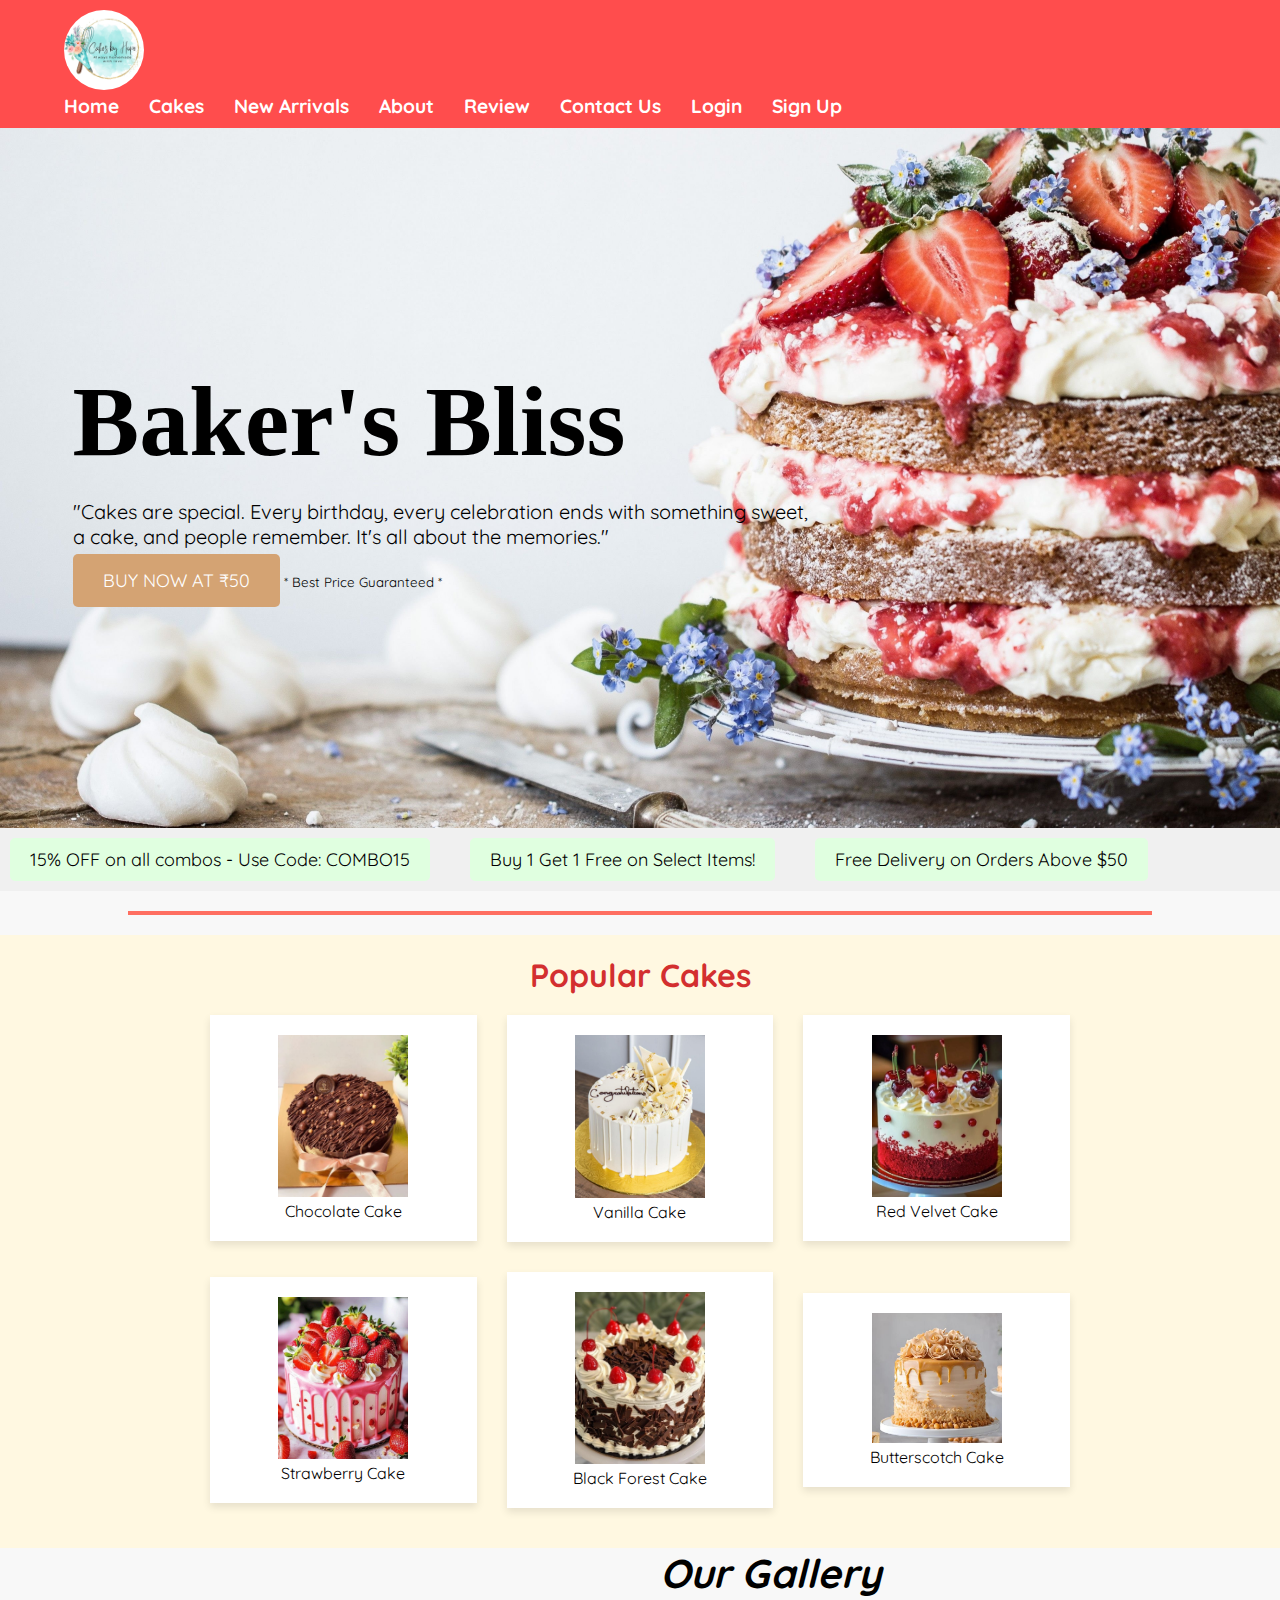
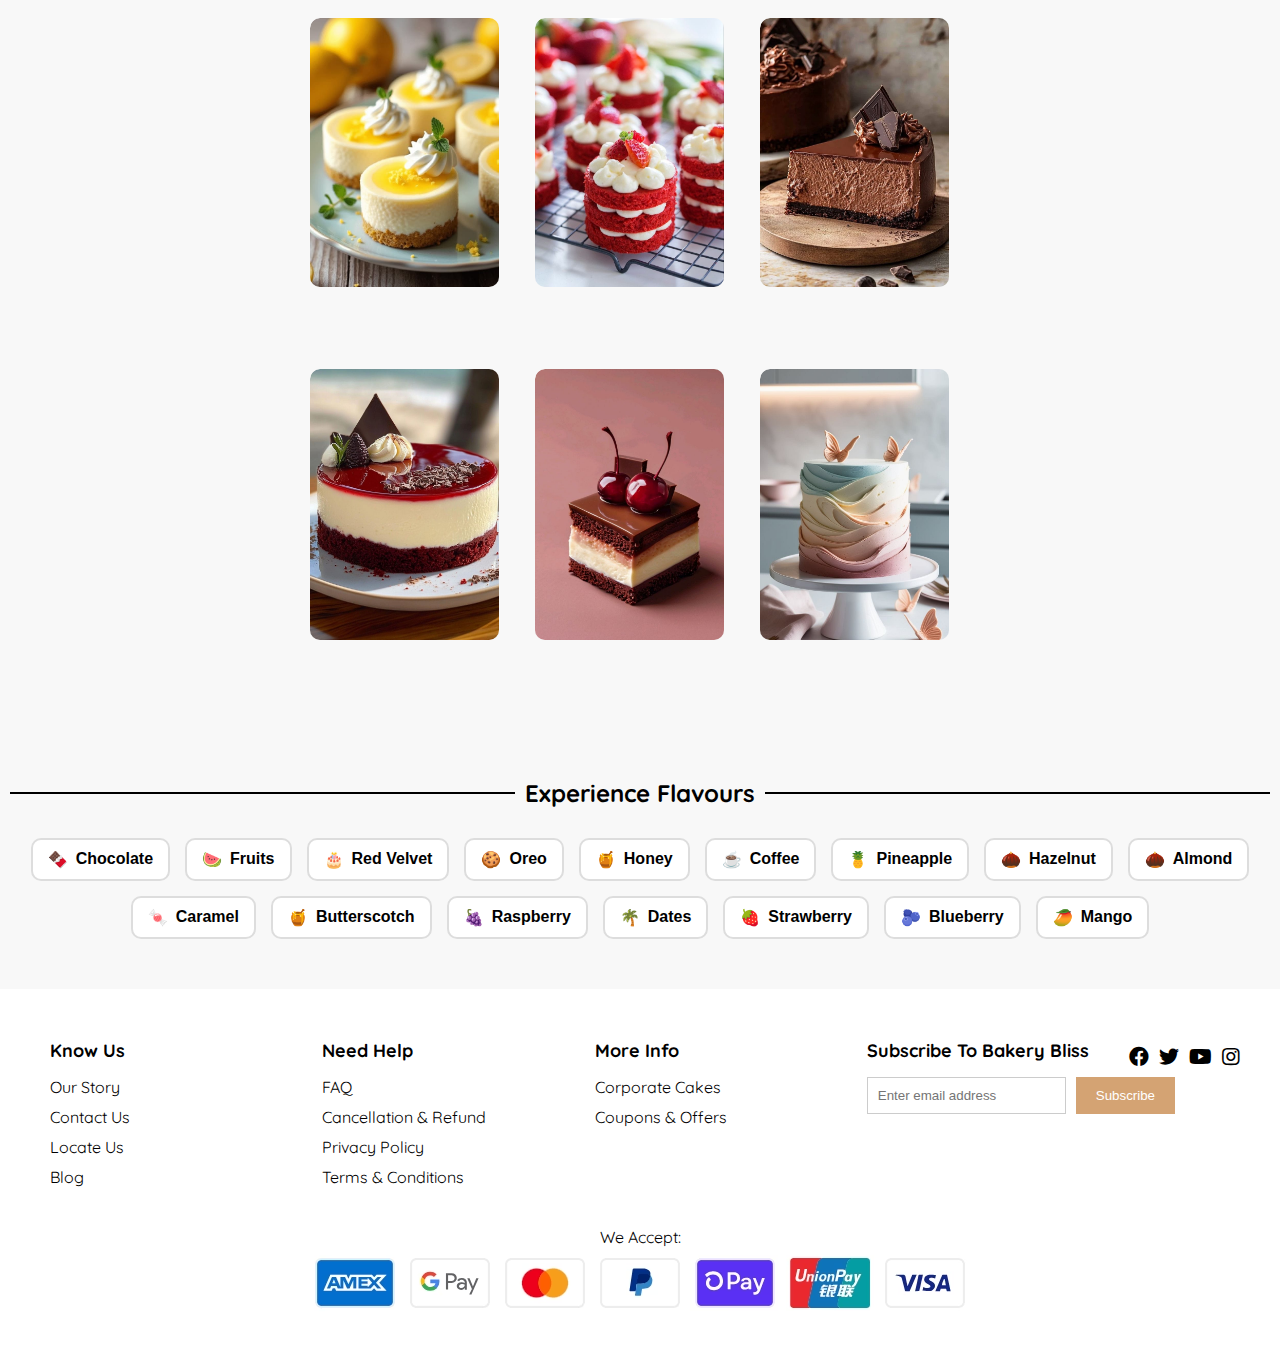
<file: index.html>
<!DOCTYPE html>
<html lang="en">
<head>
    <meta charset="UTF-8">
    <meta name="viewport" content="width=device-width, initial-scale=1.0">
    <title>Bakery Bliss</title>
<link rel="stylesheet" href="https://cdnjs.cloudflare.com/ajax/libs/font-awesome/5.15.4/css/all.min.css">
    
    <link rel="stylesheet" href="index.css">
</head>
<body>
    <header class="header">
        <div class="logo">
            <a href="" class="logo"><img src="logo1.jpeg" /></a>
        </div>
        <nav class="navbar">
            <ul>
                <li><a href="index.html">Home</a></li>
                <li><a href="cakes.html">Cakes</a></li>
                <li><a href="new.html">New Arrivals</a></li>
                <li><a href="About1.html">About</a></li>
                <li><a href="Review.html">Review</a></li>
                <li><a href="c.html">Contact Us</a></li>
                <li><a href="login1.html" class="login">Login</a></li>
                <li><a href="sign Up.html" class="sign Up">Sign Up</a></li>

            </ul>
        </nav>
    </header>
<section class="hero">
        <div class="hero-content">
            <h1>Baker's Bliss</h1>
            <p>"Cakes are special. Every birthday, every celebration ends with something sweet,<br> a cake, and people remember. 
          It's all about the memories."</p>
          <a href="cakes.html" class="buy-btn">BUY NOW AT ₹50</a>
 <small>* Best Price Guaranteed *</small> </div> </section>
        </div>
    </section>
<div class="offers-container">
        <div class="offers" id="offers">
            <span class="offer">15% OFF on all combos - Use Code: COMBO15</span>
            <span class="offer">Buy 1 Get 1 Free on Select Items!</span>
            <span class="offer">Free Delivery on Orders Above $50</span>
        </div>
    </div>
<hr class="separator">


<!-- Popular Cakes Section -->
<section class="popular-cakes">
    <h2>Popular Cakes</h2>
    <div class="cake-container">
        <div class="cake">
            <img src="cake1.jpeg" alt="Chocolate Cake">
            <p>Chocolate Cake</p>
        </div>
        <div class="cake">
            <img src="cake2.jpeg" alt="Vanilla Cake">
            <p>Vanilla Cake</p>
        </div>
        <div class="cake">
            <img src="cake3.jpeg" alt="Red Velvet Cake">
            <p>Red Velvet Cake</p>
        </div>
       <div class="cake">
            <img src="cake4.jpeg" alt="Strawberry Cake">
            <p>Strawberry Cake</p>
        </div>
        <div class="cake">
            <img src="cake5.jpeg" alt="Black Forest Cake">
            <p>Black Forest Cake</p>
        </div>
        <div class="cake">
            <img src="cake6.jpeg" alt="Butterscotch Cake">
            <p>Butterscotch Cake</p>
        </div>
    </div>
</section>
<h2 class="gallery-title"><span> Our Gallery</span></h2>
    <div class="gallery">
        <div class="gallery-item">
            <img src="g.jpeg">
        </div>

        <div class="gallery-item">
            <img src="g1.jpeg">
        </div>

        <div class="gallery-item">
            <img src="g2.jpeg" alt="Cupcakes">
                    </div>

        <div class="gallery-item">
            <img src="g3.jpeg">
        </div>

        <div class="gallery-item">
            <img src="g4.jpeg">
        </div>

        <div class="gallery-item">
            <img src="g5.jpeg">
        </div>
    </div>
<section class="flavours-section">
    <h2><span class="line"></span> Experience Flavours <span class="line"></span></h2>
    <div class="flavours-container">
        <button class="flavour-btn"><span>🍫</span> Chocolate</button>
        <button class="flavour-btn"><span>🍉</span> Fruits</button>
        <button class="flavour-btn"><span>🎂</span> Red Velvet</button>
        <button class="flavour-btn"><span>🍪</span> Oreo</button>
        <button class="flavour-btn"><span>🍯</span> Honey</button>
        <button class="flavour-btn"><span>☕</span> Coffee</button>
        <button class="flavour-btn"><span>🍍</span> Pineapple</button>
        <button class="flavour-btn"><span>🌰</span> Hazelnut</button>
        <button class="flavour-btn"><span>🌰</span> Almond</button>
        <button class="flavour-btn"><span>🍬</span> Caramel</button>
        <button class="flavour-btn"><span>🍯</span> Butterscotch</button>
        <button class="flavour-btn"><span>🍇</span> Raspberry</button>
        <button class="flavour-btn"><span>🌴</span> Dates</button>
        <button class="flavour-btn"><span>🍓</span> Strawberry</button>
        <button class="flavour-btn"><span>🫐</span> Blueberry</button>
        <button class="flavour-btn"><span>🥭</span> Mango</button>
    </div>
</section>
 <footer class="footer">
        <div class="footer-container">
            <div class="footer-column">
                <h3>Know Us</h3>
                <ul>
                    <li><a href="#">Our Story</a></li>
                    <li><a href="#">Contact Us</a></li>
                    <li><a href="#">Locate Us</a></li>
                    <li><a href="#">Blog</a></li>
                </ul>
            </div>
            <div class="footer-column">
                <h3>Need Help</h3>
                <ul>
                    <li><a href="#">FAQ</a></li>
                    <li><a href="#">Cancellation & Refund</a></li>
                    <li><a href="#">Privacy Policy</a></li>
                    <li><a href="#">Terms & Conditions</a></li>
                </ul>
            </div>
            <div class="footer-column">
                <h3>More Info</h3>
                <ul>
                    <li><a href="#">Corporate Cakes</a></li>
                    <li><a href="#">Coupons & Offers</a></li>
                </ul>
            </div>
                      <div class="footer-column">
                <h3>Subscribe To Bakery Bliss</h3>
                <div class="newsletter">
                    <input type="email" placeholder="Enter email address">
                    <button>Subscribe</button>
                </div>
            </div>
        
<div class="social-icons">
                <a href="#"><i class="fab fa-facebook"></i></a>
                <a href="#"><i class="fab fa-twitter"></i></a>
                <a href="#"><i class="fab fa-youtube"></i></a>
                <a href="#"><i class="fab fa-instagram"></i></a>
            </div>
</div>

        <div class="payments">
            <p>We Accept:</p>
            <img src="pay.png" alt="Payment Methods">
        </div>
    </footer>
<script>
    const offersContainer = document.getElementById('offers');
    const offers = [
        "20% Cashback on First Order!",
        "Weekend Special - Extra 10% Off!",
        "Limited Time Deal - Flash Sale!"
    ];

    function addOffers() {
        offers.forEach(text => {
            const span = document.createElement('span');
            span.className = 'offer';
            span.innerText = text;
            offersContainer.appendChild(span);
        });
    }</body>
</html>
</file>
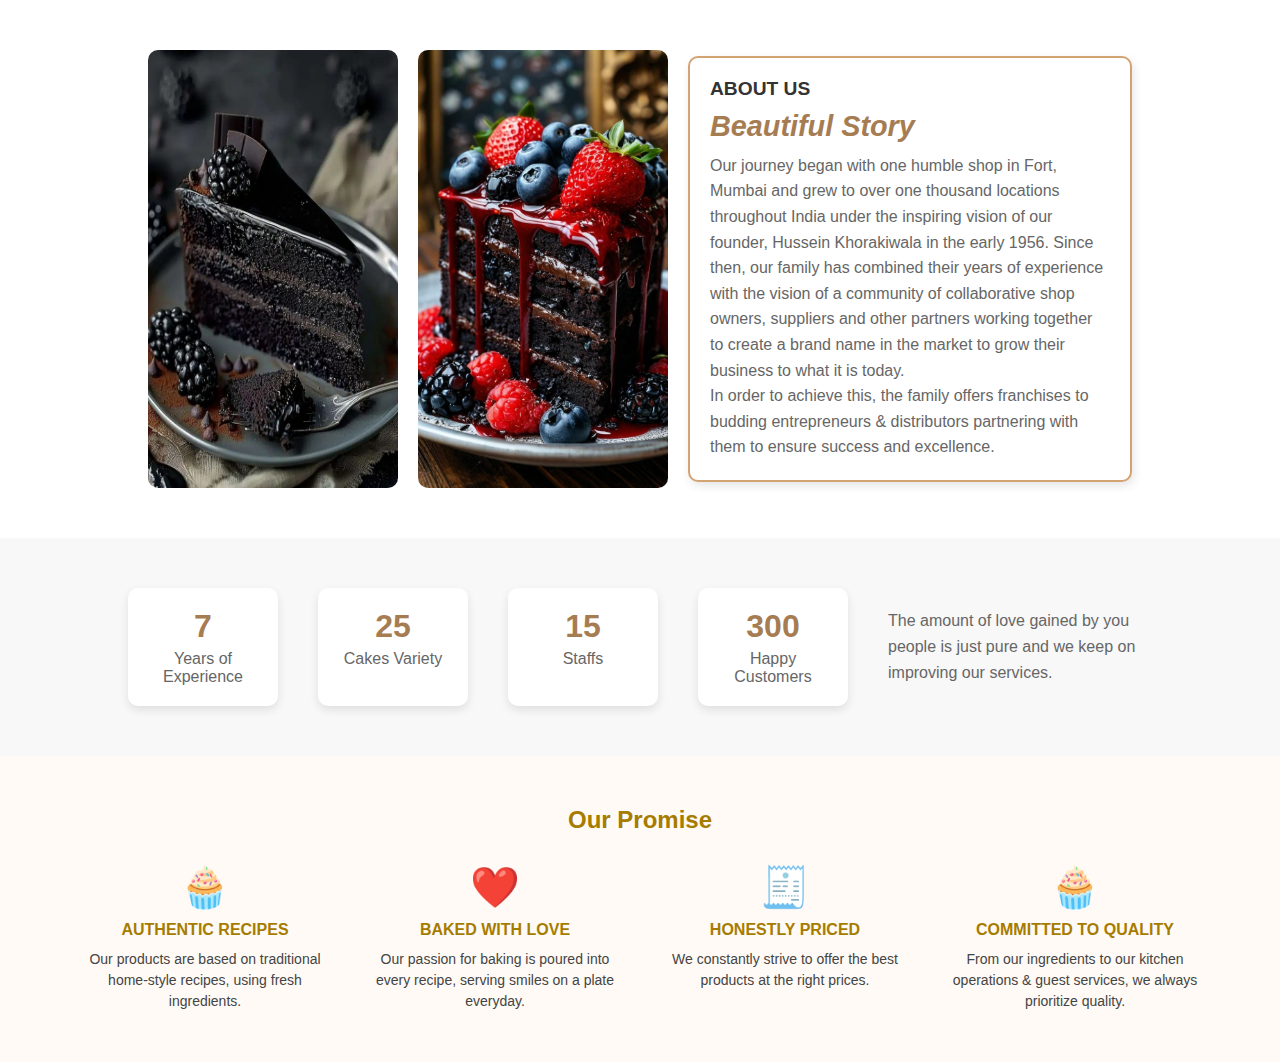
<file: About1.html>
<!DOCTYPE html>
<html lang="en">
<head>
    <meta charset="UTF-8">
    <meta name="viewport" content="width=device-width, initial-scale=1.0">
    <title>About Us</title>
    <link rel="stylesheet" href="about.css">
</head>
<body>
   
    <!-- About Us Section -->
    <section id="about">
        <div class="about-container">
            <div class="about-images">
                <img src="Aimg1.jpeg" alt="Cake Image" class="animated-img">
                <img src="Aimg2.jpeg" alt="Pastry Image" class="animated-img">
            </div>
            <div class="about-content">
                <h3>About Us</h3>
                <h2><i>Beautiful Story</i></h2>
                <p>
                    Our journey began with one humble shop in Fort, Mumbai and grew to over one thousand locations throughout India under the inspiring vision of our founder, Hussein        Khorakiwala in the early 1956. Since then, our family has combined their years of experience with the vision of a community of collaborative shop owners, suppliers and other partners working together to create a brand name in the market to grow their business to what it is today.<br>

In order to achieve this, the family offers franchises to budding entrepreneurs & distributors partnering with them to ensure success and excellence.              
  </p>
            </div>
        </div>
    </section>

    <!-- Stats Section -->
    <section id="stats">
        <div class="stats-wrapper">
            <div class="stats-container">
                <div class="stat">
                    <h2 class="counter" data-target="7">0</h2>
                    <p>Years of Experience</p>
                </div>
                <div class="stat">
                    <h2 class="counter" data-target="50">0</h2>
                    <p>Cakes Variety</p>
                </div>
                <div class="stat">
                    <h2 class="counter" data-target="15">0</h2>
                    <p>Staffs</p>
                </div>
                <div class="stat">
                    <h2 class="counter" data-target="1171">0</h2>
                    <p>Happy Customers</p>
                </div>
            </div>
            <div class="stats-text">
                <p>
                    The amount of love gained by you people is just pure and we keep on improving our services.
                </p>
            </div>
        </div>
    </section>
<section class="promise-section">
    <h2 class="promise-title">Our Promise</h2>
    <div class="promise-container">
        <div class="promise-box">
            <span class="icon">🧁</span>
            <h3>AUTHENTIC RECIPES</h3>
            <p>Our products are based on traditional home-style recipes, using fresh ingredients.</p>
        </div>
        <div class="promise-box">
            <span class="icon">❤️</span>
            <h3>BAKED WITH LOVE</h3>
            <p>Our passion for baking is poured into every recipe, serving smiles on a plate everyday.</p>
        </div>
        <div class="promise-box">
            <span class="icon">🧾</span>
            <h3>HONESTLY PRICED</h3>
            <p>We constantly strive to offer the best products at the right prices.</p>
        </div>
        <div class="promise-box">
            <span class="icon">🧁</span>
            <h3>COMMITTED TO QUALITY</h3>
            <p>From our ingredients to our kitchen operations & guest services, we always prioritize quality.</p>
        </div>
    </div>
</section>


    <script src="script.js"></script>

</body>
</html>
</file>
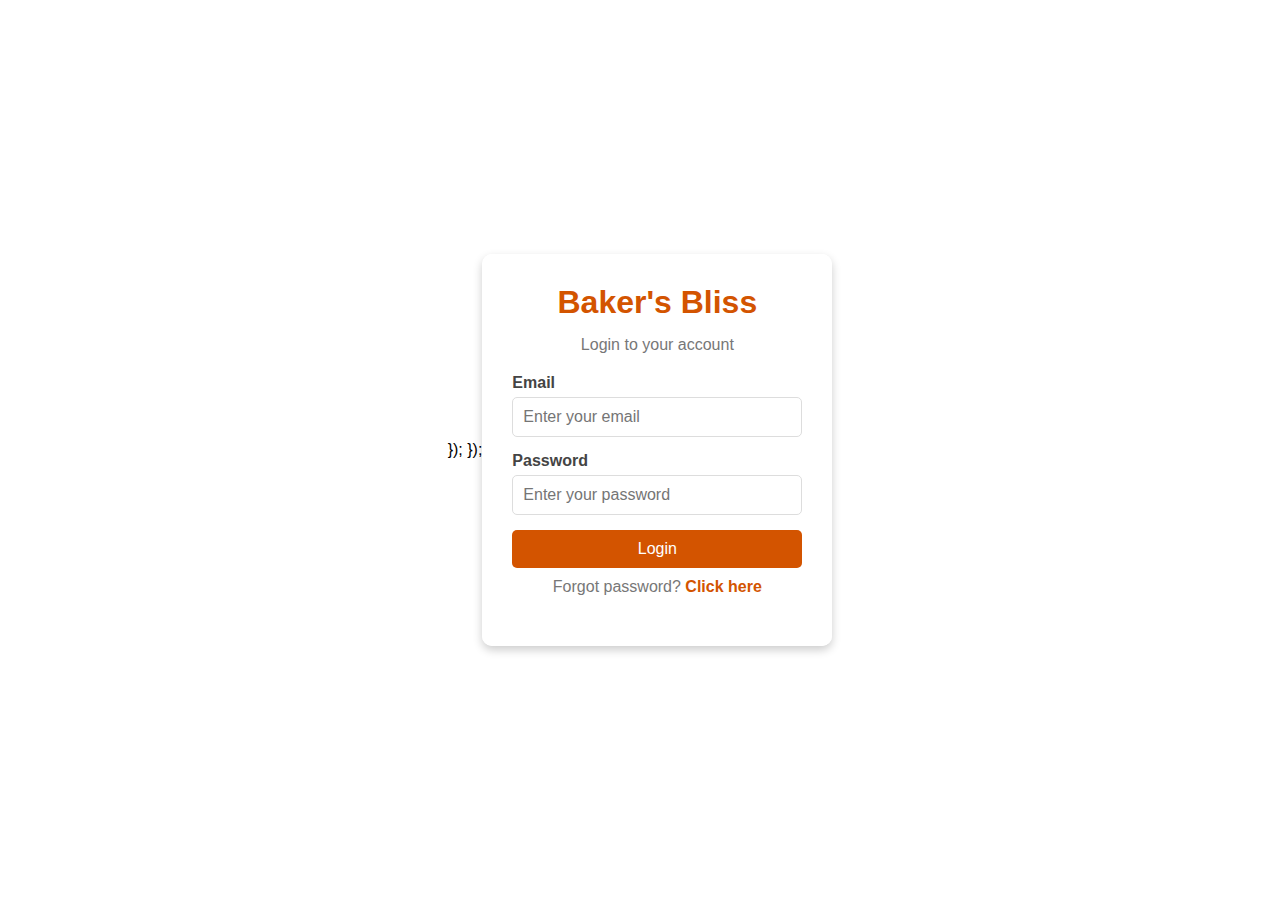
<file: login1.html>
<!DOCTYPE html>
<html lang="en">
<head>
    <meta charset="UTF-8">
    <meta name="viewport" content="width=device-width, initial-scale=1.0">
    <title>Sweet Bakery - Login</title>
    <style>
        * {
            margin: 0;
            padding: 0;
            box-sizing: border-box;
            font-family: 'Poppins', sans-serif;
        }
    body {
            background: url('https://source.unsplash.com/1600x900/?bakery,cake') no-repeat center center/cover;
            display: flex;
            justify-content: center;
            align-items: center;
            height: 100vh;
        }
        
        .login-container {
            background: rgba(255, 255, 255, 0.9);
            padding: 30px;
            border-radius: 10px;
           box-shadow: 0px 4px 10px rgba(0, 0, 0, 0.2);
            text-align: center;
            width: 350px;
           
        }

        .login-container h2 {
            color: #d35400;
            font-size: 2rem;
            margin-bottom: 15px;
        }

        .login-container p {
            color: #777;
            font-size: 1rem;
            margin-bottom: 20px;
        }

        .input-group {
            margin-bottom: 15px;
            text-align: left;
        }

        .input-group label {
            font-size: 1rem;
            color: #444;
            font-weight: bold;
        }

        .input-group input {
            width: 100%;
            padding: 10px;
            border: 1px solid #ddd;
            border-radius: 5px;
            font-size: 1rem;
            margin-top: 5px;
        }

        .login-btn {
            background: #d35400;
            color: white;
            border: none;
            width: 100%;
            padding: 10px;
            border-radius: 5px;
            font-size: 1rem;
            cursor: pointer;
            transition: background 0.3s ease-in-out;
        }

        .login-btn:hover {
            background: #e67e22;
        }

        .forgot-password {
            margin-top: 10px;
            font-size: 0.9rem;
        }

        .forgot-password a {
            color: #d35400;
            text-decoration: none;
            font-weight: bold;
        }

        .forgot-password a:hover {
            text-decoration: underline;
        }
    </style>
</head>
<script>
    document.addEventListener("DOMContentLoaded", function () {
        const form = document.querySelector("form");

        form.addEventListener("submit", function (event) {
            event.preventDefault(); // Prevent default form submission

            const email = document.getElementById("email").value.trim();
            const password = document.getElementById("password").value.trim();

            // Email validation
            const emailPattern = /^[a-zA-Z0-9._%+-]+@[a-zA-Z0-9.-]+\.[a-zA-Z]{2,}$/;
            if (!emailPattern.test(email)) {
                alert("Please enter a valid email address.");
                return;
            }

            // Password validation (minimum 6 characters)
            if (password.length < 6) {
                alert("Password must be at least 6 characters long.");
                return;
            }

            // Simulate login (Replace with actual authentication logic)
            alert("Login successful!"); 
            form.reset(); // Clear form after successful login
           window.location.href = "index.html";</script> 
        });
    });
 </script> 

<body>

    <div class="login-container">
        <h2>Baker's Bliss</h2>
        <p>Login to your account</p>
        <form>
            <div class="input-group">
                <label for="email">Email</label>
                <input type="email" id="email" placeholder="Enter your email" required>
            </div>
            <div class="input-group">
                <label for="password">Password</label>
                <input type="password" id="password" placeholder="Enter your password" required>
            </div>
            <button type="submit" class="login-btn">Login</button>
            <p class="forgot-password">Forgot password? <a href="#">Click here</a></p>
        </form>
    </div>
</body>
</html>
</file>
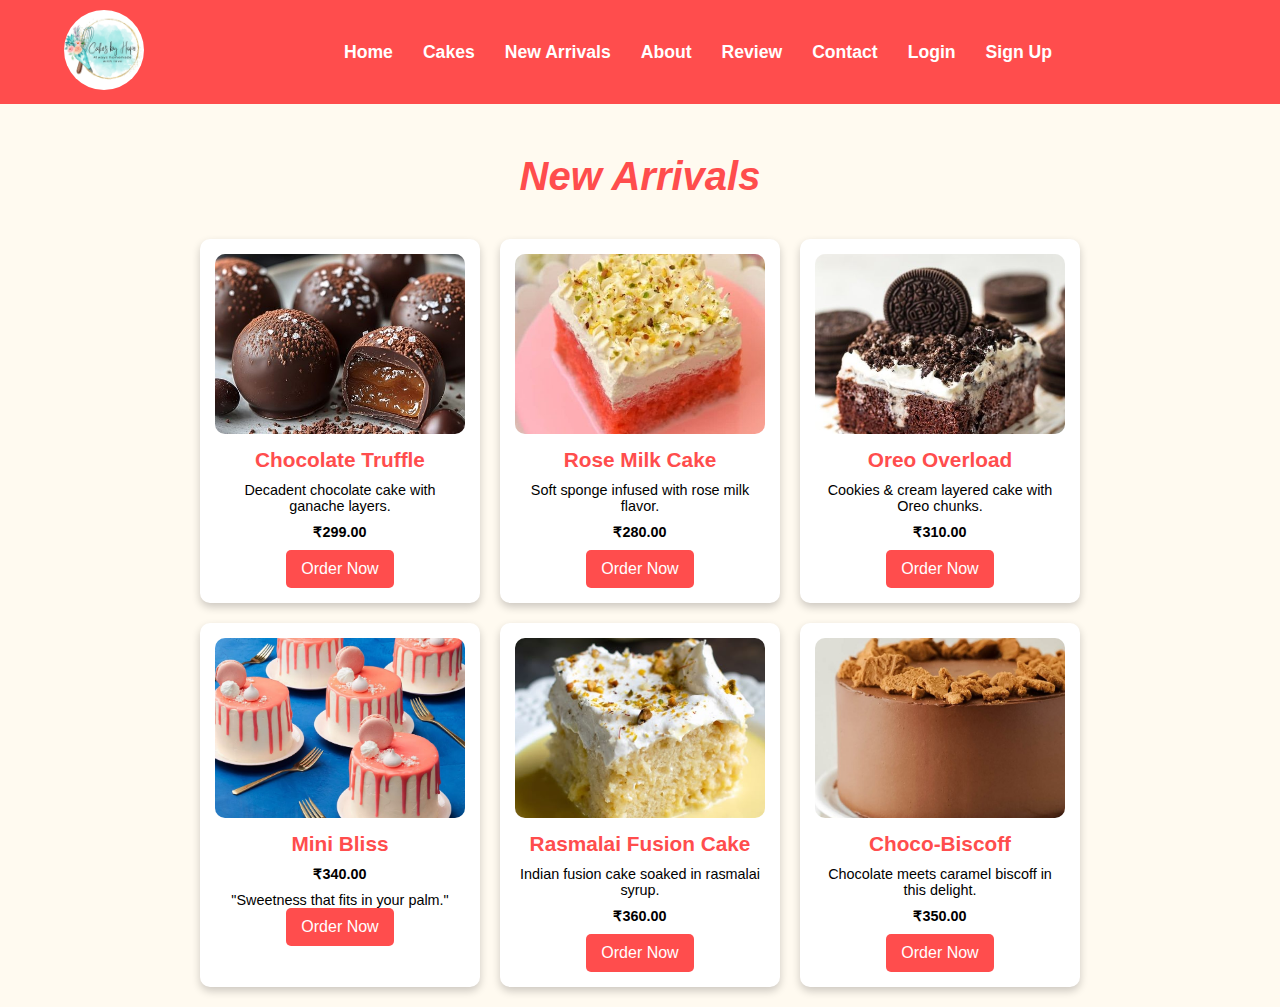
<file: new.html>
<!DOCTYPE html>
<html lang="en">
<head>
  <meta charset="UTF-8" />
  <meta name="viewport" content="width=device-width, initial-scale=1.0"/>
  <title>New Arrivals - Cake Bake</title>
  <style>
    * {
      margin: 0;
      padding: 0;
      box-sizing: border-box;
      font-family: 'Poppins', sans-serif;
    }

    body {
      background-color: #fffaf0;
      text-align: center;
    }

    .header {
      background-color: #ff4d4d;
      display: flex;
      align-items: center;
      padding: 10px 5%;
    }

    .logo img {
      width: 80px;
      border-radius: 50%;
      margin-right: 200px;
    }

    .navbar ul {
      list-style: none;
      display: flex;
      gap: 30px;
    }

    .navbar ul li {
      display: inline;
    }

    .navbar ul li a {
      text-decoration: none;
      color: white;
      font-size: 1.1rem;
      font-weight: bold;
      transition: 0.3s;
    }

    .navbar ul li a:hover {
      color: #ffd700;
    }
@media (max-width: 768px) {
        .navbar ul {
        flex-direction: column; /* Stack navbar items vertically */
        align-items: center; /* Center items */
    }

    .logo img {
        margin-right: 0; /* Remove margin for smaller screens */
    }
}

@media (max-width: 480px) {
    .cake-container {
        grid-template-columns: repeat(1, 1fr); /* 1 cake per row for mobile */
    }

    .navbar ul {
        gap: 10px; /* Reduce gap for smaller screens */
    }

    .navbar ul li a {
        font-size: 1rem; /* Smaller font size for mobile */
    }

  }


    .menu-title {
      margin: 50px 0 20px;
      font-size: 2.5rem;
      color: #333;
    }

    .menu-title span {
      color: #ff4d4d;
      font-style: italic;
    }

    .menu-container {
      display: flex;
      flex-wrap: wrap;
      justify-content: center;
      gap: 20px;
      padding: 20px;
      max-width: 1200px;
      margin: auto;
    }

    .menu-item {
      background: white;
      border-radius: 10px;
      box-shadow: 0 4px 8px rgba(0, 0, 0, 0.2);
      width: 280px;
      padding: 15px;
      transition: transform 0.3s;
    }

    .menu-item:hover {
      transform: translateY(-5px);
    }

    .menu-item img {
      width: 100%;
      height: 180px;
      object-fit: cover;
      border-radius: 10px;
    }

    .menu-item h3 {
      color: #ff4d4d;
      font-size: 1.3rem;
      margin: 10px 0;
    }

    .menu-item p {
      font-size: 0.9rem;
      color: black;
    }

    .price {
      font-weight: bold;
      margin: 10px 0;
      color: #333;
    }

    .order-btn {
      background-color: #ff4d4d;
      color: white;
      padding: 10px 15px;
      border: none;
      border-radius: 5px;
      font-size: 1rem;
      cursor: pointer;
    }

    .order-btn:hover {
      background-color: #e65c00;
    }
/* ===== ORDER MODAL STYLING ===== */
        .order-modal {
            position: fixed;
            top: 0;
            left: 0;
            width: 100%;
            height: 100%;
            background: rgba(255, 245, 245, 0.8);
            backdrop-filter: blur(5px);
            display: none;
            align-items: center;
            justify-content: center;
            z-index: 999;
            animation: fadeIn 0.4s ease-in-out;
            overflow-y: auto;
        }

        .order-content {
            background: #fff0f5;
            padding: 30px;
            border-radius: 20px;
            width: 90%;
            max-width: 500px;
            box-shadow: 0 8px 20px rgba(0, 0, 0, 0.2);
            position: relative;
            animation: slideUp 0.4s ease-in-out;
            margin: 40px 0;
        }

        .order-content h2 {
            color: #d94c63;
            margin-bottom: 20px;
            font-size: 1.8rem;
        }

        .order-form {
            display: flex;
            flex-direction: column;
            gap: 12px;
        }

        .order-form label {
            font-weight: 600;
            color: #444;
        }

        .order-form input,
        .order-form select,
        .order-form textarea {
            padding: 10px;
            border-radius: 8px;
            border: 1px solid #ccc;
            font-size: 1rem;
            background: #fff;
            outline: none;
            transition: 0.3s;
        }

        .order-form input:focus,
        .order-form textarea:focus,
        .order-form select:focus {
            border-color: #ff4d4d;
            box-shadow: 0 0 5px #ff4d4d66;
        }

        .order-form button {
            background: #ff4d4d;
            color: white;
            border: none;
            padding: 12px;
            border-radius: 10px;
            font-size: 1rem;
            cursor: pointer;
            margin-top: 10px;
            transition: background 0.3s;
        }

        .order-form button:hover {
            background: #e03e3e;
        }

        .close-btn {
            position: absolute;
            top: 20px;
            right: 20px;
            font-size: 28px;
            color: #666;
            cursor: pointer;
        }

        /* Disable body scroll when modal is open */
        body.modal-open {
            overflow: hidden;
        }

        /* Animations */
        @keyframes slideUp {
            from { transform: translateY(40px); opacity: 0; }
            to { transform: translateY(0); opacity: 1; }
        }

        @keyframes fadeIn {
            from { opacity: 0; }
            to { opacity: 1; }
        }
        
        /* Order Success Notification */
        .notification {
            position: fixed;
            top: 20px;
            right: 20px;
            background-color: #4CAF50;
            color: white;
            padding: 16px;
            border-radius: 8px;
            box-shadow: 0 4px 8px rgba(0,0,0,0.2);
            z-index: 1000;
            display: none;
            animation: slideInRight 0.4s ease-out;
        }
        
        @keyframes slideInRight {
            from {
                transform: translateX(100%);
                opacity: 0;
            }
            to {
                transform: translateX(0);
                opacity: 1;
            }
        }
        
        .error-message {
            color: #e03e3e;
            font-size: 0.85rem;
            display: none;
        }

  </style>
</head>
<body>

  <!-- Header Section -->
  <header class="header">
    <div class="logo">
      <a href="cake2.html"><img src="logo1.jpeg" alt="Logo"></a>
    </div>
    <nav class="navbar">
      <ul>
        <li><a href="index.html">Home</a></li>
        <li><a href="cakes.html">Cakes</a></li>
        <li><a href="new.html">New Arrivals</a></li>
        <li><a href="About1.html">About</a></li>
        <li><a href="Review.html">Review</a></li>
        <li><a href="c.html">Contact</a></li>
        <li><a href="login1.html">Login</a></li>
        <li><a href="sign Up.html">Sign Up</a></li>
      </ul>
    </nav>
  </header>

  <!-- New Arrivals Section -->
  <h2 class="menu-title"><span>New Arrivals</span></h2>

  <div class="menu-container">
    <div class="menu-item">
      <img src="ct.jpg" alt="Chocolate Truffle">
      <h3>Chocolate Truffle</h3>
      <p>Decadent chocolate cake with ganache layers.</p>
      <p class="price">₹299.00</p>
      <button class="order-btn">Order Now</button>
    </div>

    <div class="menu-item">
      <img src="rm.jpg" alt="Rose Milk Cake">
      <h3>Rose Milk Cake</h3>
      <p>Soft sponge infused with rose milk flavor.</p>
      <p class="price">₹280.00</p>
      <button class="order-btn">Order Now</button>
    </div>

    <div class="menu-item">
      <img src="o.jpg" alt="Oreo Overload">
      <h3>Oreo Overload</h3>
      <p>Cookies & cream layered cake with Oreo chunks.</p>
      <p class="price">₹310.00</p>
      <button class="order-btn">Order Now</button>
    </div>
<div class="menu-item">
  <img src="Mini.jpg" alt="Amber Mini Bliss">
  <h3> Mini Bliss</h3>
  <p class="price">₹340.00</p>
  <p class="mini-quote">"Sweetness that fits in your palm."</p>
  <button class="order-btn">Order Now</button>
</div>


        <div class="menu-item">
      <img src="Ras.jpg" alt="Rasmalai Cake">
      <h3>Rasmalai Fusion Cake</h3>
      <p>Indian fusion cake soaked in rasmalai syrup.</p>
      <p class="price">₹360.00</p>
      <button class="order-btn">Order Now</button>
    </div>

    <div class="menu-item">
      <img src="cb.jpg" alt="Chocolate Biscoff Cake">
      <h3>Choco-Biscoff</h3>
      <p>Chocolate meets caramel biscoff in this delight.</p>
      <p class="price">₹350.00</p>
      <button class="order-btn">Order Now</button>
    </div>
  </div>
<!-- Order Modal -->
    <div class="order-modal" id="orderModal">
        <div class="order-content">
            <span class="close-btn" onclick="closeModal()">&times;</span>
            <h2>Place Your Order</h2>
            
            <form class="order-form" id="orderForm">
                <input type="hidden" id="selectedCake" value="">
                
                <label for="weight">Select Quantity:</label>
                <select id="weight" required>
                    <option value="">Choose...</option>
                    <option value="0.5kg">1/2 Kg</option>
                    <option value="1kg">1 Kg</option>
                    <option value="2kg">2 Kg</option>
                </select>
                <div class="error-message" id="weightError">Please select a quantity</div>

                <label for="toppings">Toppings:</label>
                <select id="toppings">
                    <option value="">Choose...</option>
                    <option value="Choco chips">Choco Chips</option>
                    <option value="Fruits">Fruits</option>
                    <option value="Sprinkles">Sprinkles</option>
                    <option value="Nuts">Nuts</option>
                    <option value="No Toppings">No Toppings</option>
                </select>
                <div class="error-message" id="toppingsError">Please select a topping option</div>

                <label for="message">Message on Cake:</label>
                <input type="text" id="message" placeholder="e.g. Happy Birthday!" />

                <label for="specifications">Any Specifications:</label>
                <textarea id="specifications" rows="2" placeholder="Tell us your preferences..."></textarea>

                <label for="name">Customer Name:</label>
                <input type="text" id="name" required placeholder="Your Name" />
                <div class="error-message" id="nameError">Please enter your name</div>

                <label for="phone">Phone Number:</label>
                <input type="tel" id="phone" required placeholder="10-digit Mobile Number" />
                <div class="error-message" id="phoneError">Please enter a valid 10-digit phone number</div>

                <label for="address">Delivery Address:</label>
                <textarea id="address" rows="3" required placeholder="Enter full address..."></textarea>
                <div class="error-message" id="addressError">Please enter your delivery address</div>

                <button type="submit">Confirm Order</button>
            </form>
        </div>
    </div>

    <!-- Order Success Notification -->
    <div class="notification" id="orderNotification">
        Your order has been placed successfully! We'll contact you shortly to confirm the details.
    </div>

    <script>
        const modal = document.getElementById("orderModal");
        const orderBtns = document.querySelectorAll(".order-btn");
        const orderForm = document.getElementById("orderForm");
        const notification = document.getElementById("orderNotification");
        const selectedCakeInput = document.getElementById("selectedCake");

        // Open modal and pass cake name
        orderBtns.forEach(btn => {
            btn.addEventListener("click", () => {
                // Get the cake name from data attribute
                const cakeName = btn.getAttribute("data-cake");
                selectedCakeInput.value = cakeName;
                
                // Show modal and prevent body scrolling
                modal.style.display = "flex";
                document.body.classList.add("modal-open");
            });
        });

        // Close modal
        function closeModal() {
            modal.style.display = "none";
            document.body.classList.remove("modal-open");
            // Reset form
            orderForm.reset();
            // Hide all error messages
            document.querySelectorAll(".error-message").forEach(el => {
                el.style.display = "none";
            });
        }

        // Close modal when clicking outside
        window.onclick = function(e) {
            if (e.target === modal) {
                closeModal();
            }
        };

        // Form validation and submission
        orderForm.addEventListener("submit", function(e) {
            e.preventDefault();
            
            // Get form fields
            const weight = document.getElementById("weight").value;
            const toppings = document.getElementById("toppings").value;
            const name = document.getElementById("name").value;
            const phone = document.getElementById("phone").value;
            const address = document.getElementById("address").value;
            
            // Reset error messages
            document.querySelectorAll(".error-message").forEach(el => {
                el.style.display = "none";
            });
            
            // Validate form
            let isValid = true;
            
            if (!weight) {
                document.getElementById("weightError").style.display = "block";
                isValid = false;
            }
            
            if (!toppings) {
                document.getElementById("toppingsError").style.display = "block";
                isValid = false;
            }
            
            if (!name) {
                document.getElementById("nameError").style.display = "block";
                isValid = false;
            }
            
            if (!phone || !/^\d{10}$/.test(phone)) {
                document.getElementById("phoneError").style.display = "block";
                isValid = false;
            }
            
            if (!address) {
                document.getElementById("addressError").style.display = "block";
                isValid = false;
            }
            
            // If form is valid, submit and show notification
            if (isValid) {
                // Here you would typically send the data to a server
                // For now, we'll just close the modal and show success message
                
                // Close modal
                closeModal();
                
                // Show notification
                notification.style.display = "block";
                
                // Hide notification after 5 seconds
                setTimeout(() => {
                    notification.style.display = "none";
                }, 5000);
            }
        });
    </script>


</body>
</html>
</file>
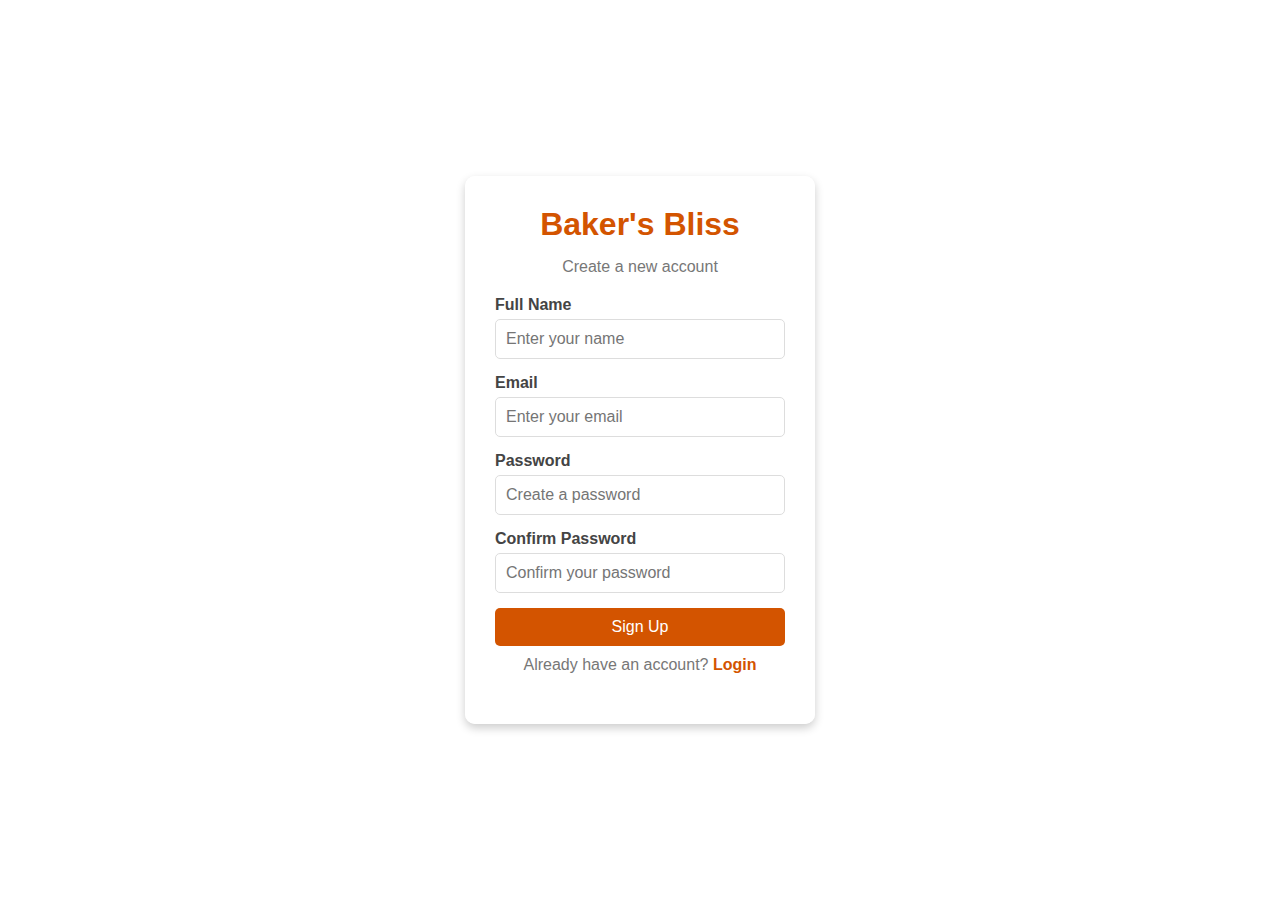
<file: sign Up.html>
<!DOCTYPE html>
<html lang="en">
<head>
    <meta charset="UTF-8">
    <meta name="viewport" content="width=device-width, initial-scale=1.0">
    <title>Bakery - Sign Up</title>
    <style>
        * {
            margin: 0;
            padding: 0;
            box-sizing: border-box;
            font-family: 'Poppins', sans-serif;
        }

        body {
            background: url('https://source.unsplash.com/1600x900/?bakery,cake') no-repeat center center/cover;
            display: flex;
            justify-content: center;
            align-items: center;
            height: 100vh;
        }

        .container {
            background: rgba(255, 255, 255, 0.9);
            padding: 30px;
            border-radius: 10px;
            box-shadow: 0px 4px 10px rgba(0, 0, 0, 0.2);
            text-align: center;
            width: 350px;
        }

        .container h2 {
            color: #d35400;
            font-size: 2rem;
            margin-bottom: 15px;
        }

        .container p {
            color: #777;
            font-size: 1rem;
            margin-bottom: 20px;
        }

        .input-group {
            margin-bottom: 15px;
            text-align: left;
        }

        .input-group label {
            font-size: 1rem;
            color: #444;
            font-weight: bold;
        }

        .input-group input,
        .input-group textarea {
            width: 100%;
            padding: 10px;
            border: 1px solid #ddd;
            border-radius: 5px;
            font-size: 1rem;
            margin-top: 5px;
        }

        .input-group textarea {
            resize: none;
            height: 60px;
        }

        .btn {
            background: #d35400;
            color: white;
            border: none;
            width: 100%;
            padding: 10px;
            border-radius: 5px;
            font-size: 1rem;
            cursor: pointer;
            transition: background 0.3s ease-in-out;
        }

        .btn:hover {
            background: #e67e22;
        }

        .toggle-link {
            margin-top: 10px;
            font-size: 0.9rem;
        }

        .toggle-link a {
            color: #d35400;
            text-decoration: none;
            font-weight: bold;
        }

        .toggle-link a:hover {
            text-decoration: underline;
        }
    </style>
<script>
    document.addEventListener("DOMContentLoaded", function () {
        const form = document.querySelector("form");

        form.addEventListener("submit", function (event) {
            event.preventDefault(); // Prevent form submission

            const name = document.getElementById("signup-name").value.trim();
            const email = document.getElementById("signup-email").value.trim();
            const password = document.getElementById("signup-password").value.trim();
            const confirmPassword = document.getElementById("signup-confirm-password").value.trim();

            // Name validation (cannot be empty)
            if (name === "") {
                alert("Please enter your full name.");
                return;
            }

            // Email validation
            const emailPattern = /^[a-zA-Z0-9._%+-]+@[a-zA-Z0-9.-]+\.[a-zA-Z]{2,}$/;
            if (!emailPattern.test(email)) {
                alert("Please enter a valid email address.");
                return;
            }

            // Password validation (minimum 6 characters)
            if (password.length < 6) {
                alert("Password must be at least 6 characters long.");
                return;
            }

            // Confirm password validation
            if (password !== confirmPassword) {
                alert("Passwords do not match. Please check again.");
                return;
            }

            // Simulate successful signup
            alert("Signup successful!");
            form.reset(); // Clear form after successful signup
            window.location.href = "index.html";
        });
    });
</script>

</head>
<body>

    <div class="container">
        <h2>Baker's Bliss </h2>
        <p>Create a new account</p>
        <form>
            <div class="input-group">
                <label for="signup-name">Full Name</label>
                <input type="text" id="signup-name" placeholder="Enter your name" required>
            </div>
            <div class="input-group">
                <label for="signup-email">Email</label>
                <input type="email" id="signup-email" placeholder="Enter your email" required>
            </div>
                 <div class="input-group">
                <label for="signup-password">Password</label>
                <input type="password" id="signup-password" placeholder="Create a password" required>
            </div>
            <div class="input-group">
                <label for="signup-confirm-password">Confirm Password</label>
                <input type="password" id="signup-confirm-password" placeholder="Confirm your password" required>
            </div>
            <button type="submit" class="btn">Sign Up</button>
        </form>
        <p class="toggle-link">Already have an account? <a href="login1.html">Login</a></p>
</body>
</html>
</file>
<file: index.css>
@import url('https://fonts.googleapis.com/css2?family=Quicksand:wght@300;400;500;600;700&display=swap');

body {
    font-family: 'Quicksand', sans-serif;
}

* {
    margin: 0;
    padding: 0;
    box-sizing: border-box;
}

body {
    background-color: #f8f8f8;
}

/* HEADER: Flexbox for proper alignment */
.header {
    background-color: #ff4d4d;
    display: flex;
    align-items: center;
    text-align: center;
    padding: 10px 5%;
    flex-wrap: wrap; /* Allow wrapping on smaller screens */
}

/* LOGO: Properly sized */
.logo img {
    width: 80px; /* Adjust as needed */
    height: auto;
    border-radius: 50%;
    margin-right: 300px; /* Adjust for smaller screens */
}

/* NAVBAR: Flexbox alignment */
.navbar ul {
    list-style: none;
    display: flex;
    gap: 30px; /* Adjust spacing */
    flex-wrap: wrap; /* Allow wrapping on smaller screens */
}

/* NAVBAR LINKS */
.navbar ul li {
    display: inline;
}

.navbar ul li a {
    text-decoration: none;
    color: white;
    font-size: 1.2rem;
    font-weight: bold;
    transition: 0.3s;
}

.navbar ul li a:hover {
    color: #ffd700;
}

/* Horizontal Line */
.separator {
    width: 80%;
    margin: 20px auto;
    border: 2px solid #ff6f61; /* Change color as per your theme */
}

/* Popular Cakes Section */
.popular-cakes {
    text-align: center;
    padding: 20px;
    background-color: #fff8e1; /* Light background */
}

/* Section Title */
.popular-cakes h2 {
    font-size: 2rem;
    color: #d32f2f;
}

/* Fix Cake Layout: 3 Cakes Per Row */
.cake-container {
    display: grid;
    grid-template-columns: repeat(3, 1fr); /* 3 cakes per row */
    gap: 30px;
    justify-content: center;
    align-items: center;
    max-width: 900px; /* Set a max width to avoid stretching */
    margin: auto; /* Center the grid */
    padding: 20px;
}

/* Individual Cake Styling */
.cake {
    text-align: center;
    border-radius: 0px;
    padding: 20px;
    background: #ffffff;
    box-shadow: 0 4px 8px rgba(0, 0, 0, 0.1);
}

.cake img {
    width: 130px;
    height: auto;
    border-radius: 0px;
}

/* Responsive Design: Adjust for Smaller Screens */
@media (max-width: 768px) {
    .cake-container {
        grid-template-columns: repeat(2, 1fr); /* 2 cakes per row */
    }

    .navbar ul {
        flex-direction: column; /* Stack navbar items vertically */
        align-items: center; /* Center items */
    }

    .logo img {
        margin-right: 0; /* Remove margin for smaller screens */
    }
}

@media (max-width: 480px) {
    .cake-container {
        grid-template-columns: repeat(1, 1fr); /* 1 cake per row for mobile */
    }

    .navbar ul {
        gap: 10px; /* Reduce gap for smaller screens */
    }

    .navbar ul li a {
        font-size: 1rem; /* Smaller font size for mobile */
    }

    .hero h1 {
        font-size: 50px; /* Adjust hero title size */
    }

    .hero p {
        font-size: 16px; /* Adjust hero paragraph size */
        padding-right: 0; /* Remove padding */
    }

    .buy-btn {
        padding: 10px 20px; /* Adjust button size */
        font-size: 16px; /* Adjust button font size */
    }

    .gallery-title span {
        font-size: 2rem; /* Adjust gallery title size */
        padding-left: 0; /* Remove padding */
    }
}

.hero {
    display: flex;
    justify-content: center;
    align-items: center;
    height: 700px;
    background: url('background.jpg') no-repeat center center;
    background-size: cover;
    width: 100%;
}

.hero h1 {
    font-size: 100px;
    font-family: 'Brush Script MT', cursive;
}

.hero p {
    font-size: 20px;
    margin: 20px 0;
    padding-right:400px;
}

.buy-btn {
    background: #d4a373;
    color: white;
    border: none;
    padding: 15px 30px;
    font-size: 18px;
    cursor: pointer;
    border-radius: 5px;
    text-decoration:none;
}

.gallery-title span {
    font-size: 2.5rem;
    color: black;
    font-style: italic;
    text-align: center;
    padding-left:660px;
}

/* GALLERY GRID */
.gallery {
    display: grid;
    grid-template-columns: repeat(3, 1fr); /* 3 images per row */
    gap: 15px;
    padding: 20px;
    max-width: 700px;
    margin: auto;
}

.gallery-item {
    position: relative;
    overflow: hidden;
    border-radius: 10px;
}

.gallery-item img {
    width: 90%;
    height: 80%;
    object-fit: cover;
    display: block;
    transition: transform 0.3s ease-in-out;
    border-radius: 10px;
}

.gallery-item:hover img {
    transform: scale(1.05);
}

.order-btn {
    background-color: #ff6600;
    color: white;
    padding: 10px 15px;
    border: none;
    border-radius: 5px;
    font-size: 1rem;
    cursor: pointer;
    transition: background 0.3s;
}

.order-btn:hover {
    background-color: #e65c00;
}

/* RESPONSIVE */
@media (max-width: 900px) {
    .gallery {
        grid-template-columns: repeat(2, 1fr); /* 2 images per row on tablets */
    }
}

@media (max-width: 600px) {
    .gallery {
        grid-template-columns: repeat(1, 1fr); /* 1 image per row on mobile */
    }
}

.footer {
    background: #fff;
    color: black;
    padding: 40px 20px;
}

.footer-container {
    display: flex;
    justify-content: space-between;
    flex-wrap: wrap;
    max-width: 1200px;
    margin: auto;
}

.footer-column {
    flex: 1;
    min-width: 200px;
    margin: 10px;
}

.footer-column h3 {
    font-size: 18px;
    margin-bottom: 15px;
}

.footer-column ul {
    list-style: none;
}

.footer-column ul li {
    margin-bottom: 10px;
}

.footer-column ul li a {
    text-decoration: none;
    color: black;
}

.newsletter {
    display: flex;
    gap: 10px;
    margin-top: 10px;
}

.newsletter input {
    padding: 10px;
    border: 1px solid #ccc;
    flex: 1;
}

.newsletter button {
    background: #d4a373;
    color: white;
    border: none;
    padding: 10px 20px;
    cursor: pointer;
}

.social-icons {
    display: flex;
    gap: 10px;
    margin-top: 15px;
}

.social-icons a {
    color: black;
    font-size: 20px;
}

.payments {
    text-align: center;
    margin-top: 20px;
}

.flavours-section {
    text-align: center;
    margin: 50px 0;
}

.flavours-section h2 {
    font-size: 24px;
    font-weight: bold;
    display: flex;
    align-items: center;
    justify-content: center;
}

.line {
    flex: 1;
    height: 2px;
    background-color: black;
    margin: 0 10px;
}

.flavours-container {
    display: flex;
    flex-wrap: wrap;
    justify-content: center;
    gap: 15px;
    margin-top: 30px;
}

.flavour-btn {
    display: flex;
    align-items: center;
    gap: 8px;
    font-size: 16px;
    font-weight: bold;
    border: 2px solid #ddd;
    background: white;
    padding: 10px 15px;
    border-radius: 10px;
    cursor: pointer;
    transition: all 0.3s ease;
}

.flavour-btn:hover {
    background-color: #f5f5f5;
}

.offers-container {
    width: 100%;
    overflow: hidden;
    white-space: nowrap;
    position: relative;
    background-color: #f0f0f0;
    padding: 10px 0;
    text-align: center;
}

.offers {
    display: flex;
    gap: 20px;
    animation: slide 10s linear infinite;
}

.offer {
    display: inline-block;
    padding: 10px 20px;
    background: #e0ffe0;
    margin: 0 10px;
    border-radius: 5px;
    font-size: 18px;
}

@keyframes slide {
    from {
        transform: translateX(100%);
    }
    to {
        transform: translateX(-100%);
    }
}

.offers-container:hover .offers {
    animation-play-state: paused;
}
</file>
<file: about.css>
* {
    margin: 0;
    padding: 0;
    box-sizing: border-box;
    font-family: 'Poppins', sans-serif;
}

/* About Us Section */
#about {
    display: flex;
    justify-content: center;
    align-items: center;
    padding: 30px 10%;
    background-color: #fff;
}

.about-container {
    display: flex;
    align-items: center;
    gap: 20px;
    max-width: 1600px;
    background: white;
    padding: 20px;
}

.about-images {
    display: flex;
    gap: 20px;
}

.about-images img {
    width: 250px;
    border-radius: 10px;
    animation: floatUpDown 3s ease-in-out infinite;
}

/* Image Animation: Up and Down */
@keyframes floatUpDown {
    0% {
        transform: translateY(0px);
    }
    50% {
        transform: translateY(-15px);
    }
    100% {
        transform: translateY(0px);
    }
}

.about-content {
    max-width: 500px;
    padding: 20px;
    border: 2px solid #d4a373;
    border-radius: 10px;
    background: white;
    box-shadow: 2px 4px 10px rgba(0, 0, 0, 0.1);
}

.about-content h3 {
    font-size: 1.2rem;
    color: #333;
    text-transform: uppercase;
}

.about-content h2 {
    font-family: 'Cursive', serif ,italic;
    color: #a67c52;
    font-size: 1.8rem;
    margin-bottom: 10px;
    margin-top:10px;
}

.about-content p {
    font-size: 1rem;
    color: #666;
    line-height: 1.6;
}

/* Stats Section */
#stats {
    display: flex;
    justify-content: center;
    align-items: center;
    background: #f8f8f8;
    padding: 50px 10%;
}

.stats-wrapper {
    display: flex;
    justify-content: space-between;
    align-items: center;
    max-width: 1100px;
    width: 100%;
    gap: 40px;
}

/* Numbers in one line */
.stats-container {
    display: flex;
    gap: 40px;
    flex-wrap: nowrap;
}

.stat {
    background: white;
    padding: 20px;
    border-radius: 10px;
    box-shadow: 0px 4px 10px rgba(0, 0, 0, 0.1);
    text-align: center;
    width: 150px;
}

.stat h2 {
    font-size: 2rem;
    color: #a67c52;
    margin-bottom: 5px;
}

.stat p {
    font-size: 1rem;
    color: #666;
}

/* Text beside the numbers */
.stats-text {
    max-width: 400px;
    font-size: 1rem;
    color: #666;
    line-height: 1.6;
}
.promise-section {
    text-align: center;
    padding: 50px 20px;
    background-color: #fffaf5;
}

.promise-title {
    font-size: 24px;
    font-weight: bold;
    color: #a67c00;
    position: relative;
    display: inline-block;
    margin-bottom: 30px;
}

.promise-container {
    display: flex;
    justify-content: center;
    flex-wrap: wrap;
    gap: 40px;
}

/* Each box styling */
.promise-box {
    max-width: 250px;
    text-align: center;
}

/* Icons styling */
.icon {
    font-size: 40px;
    display: block;
    margin-bottom: 10px;
}

/* Headings */
.promise-box h3 {
    font-size: 16px;
    font-weight: bold;
    color: #a67c00;
    margin-bottom: 10px;
}

/* Paragraph */
.promise-box p {
    font-size: 14px;
    color: #444;
    line-height: 1.5;
}
@media (max-width: 768px) {
    .about-container {
        flex-direction: column; /* Stack images and content vertically */
        align-items: center; /* Center align items */
    }

    .about-images {
        flex-direction: column; /* Stack images vertically */
        align-items: center; /* Center align images */
    }

    .about-images img {
        width: 100%; /* Make images responsive */
        max-width: 300px; /* Limit max width for images */
    }

    .about-content {
        max-width: 90%; /* Make content take more width on smaller screens */
    }

    .stats-wrapper {
        flex-direction: column; /* Stack stats vertically */
        align-items: center; /* Center align stats */
    }

    .stats-container {
        flex-direction: column; /* Stack stats items vertically */
        gap: 20px; /* Reduce gap for smaller screens */
    }

    .stat {
        width: 100%; /* Make stats take full width */
        max-width: 200px; /* Limit max width for stats */
    }

    .promise-container {
        flex-direction: column; /* Stack promise boxes vertically */
        align-items: center; /* Center align promise boxes */
    }

    .promise-box {
        max-width: 90%; /* Make promise boxes take more width on smaller screens */
    }
}

@media (max-width: 480px) {
    .about-content h2 {
        font-size: 1.5rem; /* Adjust title size for smaller screens */
    }

    .about-content p {
        font-size: 0.9rem; /* Adjust paragraph size for smaller screens */
    }

    .promise-title {
        font-size: 20px; /* Adjust promise title size for smaller screens */
    }

    .promise-box h3 {
        font-size: 14px; /* Adjust promise box heading size for smaller screens */
    }

    .promise-box p {
        font-size: 12px; /* Adjust promise box paragraph size for smaller screens */
    }
}
</file>
